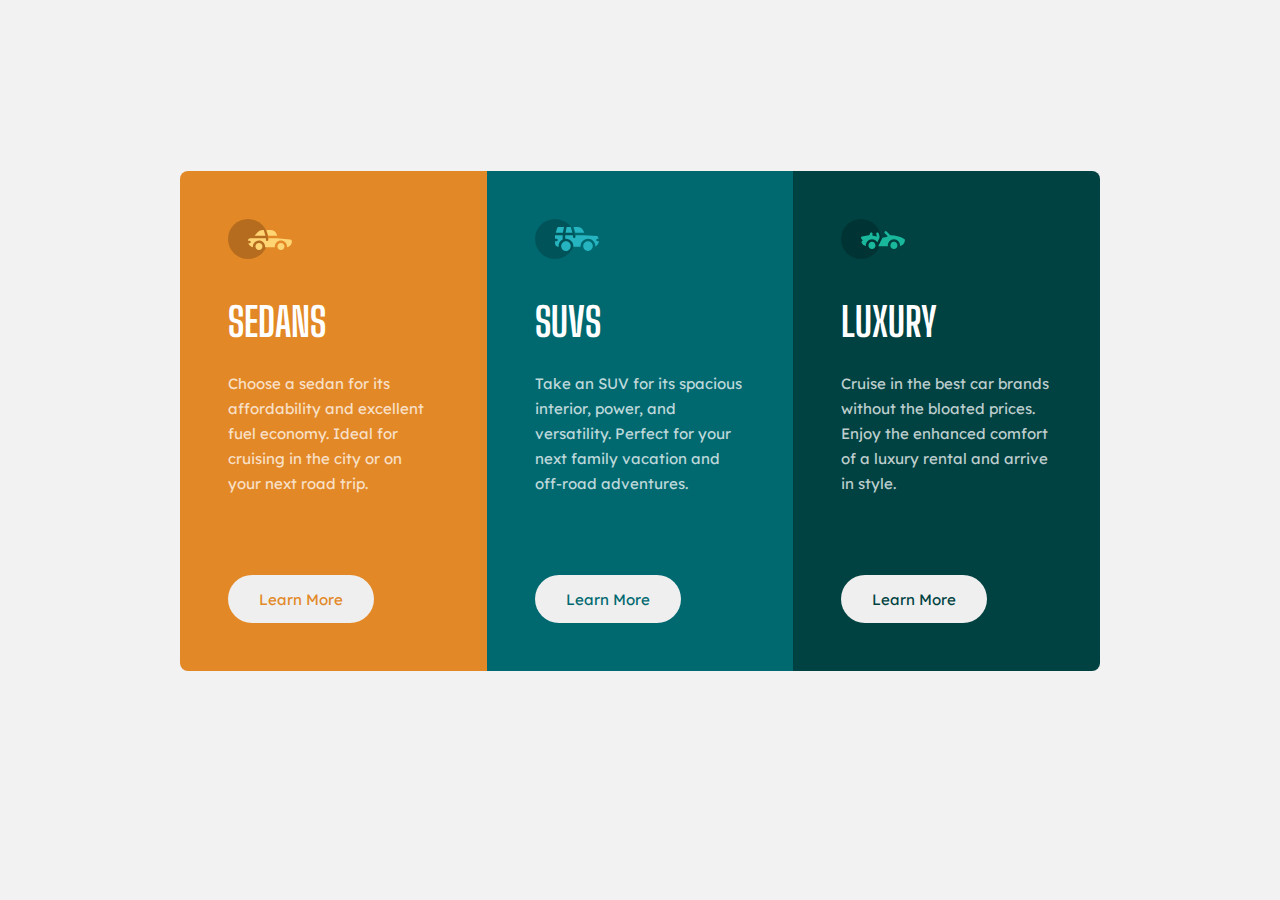
<file: 3-column-preview-card/index.html>
<!DOCTYPE html>
<html lang="en">
  <head>
    <meta charset="UTF-8" />
    <meta name="viewport" content="width=device-width, initial-scale=1.0" />

    <link
      rel="icon"
      type="image/png"
      sizes="32x32"
      href="./images/favicon-32x32.png"
    />
    <link rel="preconnect" href="https://fonts.gstatic.com" />
    <link
      href="https://fonts.googleapis.com/css2?family=Big+Shoulders+Display:wght@700&family=Lexend+Deca&display=swap"
      rel="stylesheet"
    />
    <link rel="stylesheet" href="style.css" />

    <title>Frontend Mentor | 3-column preview card component</title>
  </head>
  <body>
    <header>
      <h1 class="sr-only">3 column preview card component</h1>
    </header>
    <main class="container" role="main">
      <div class="card">
        <div>
          <img class="card__icon" src="./images/icon-sedans.svg" alt="" />
          <h2 class="card__title">Sedans</h2>
          <p class="card__paragraph">
            Choose a sedan for its affordability and excellent fuel economy.
            Ideal for cruising in the city or on your next road trip.
          </p>
        </div>
        <button class="card__button">Learn More</button>
      </div>
      <div class="card">
        <div>
          <img class="card__icon" src="./images/icon-suvs.svg" alt="" />
          <h2 class="card__title">SUVs</h2>
          <p class="card__paragraph">
            Take an SUV for its spacious interior, power, and versatility.
            Perfect for your next family vacation and off-road adventures.
          </p>
        </div>
        <button class="card__button">Learn More</button>
      </div>
      <div class="card">
        <div>
          <img class="card__icon" src="./images/icon-luxury.svg" alt="" />
          <h2 class="card__title">Luxury</h2>
          <p class="card__paragraph">
            Cruise in the best car brands without the bloated prices. Enjoy the
            enhanced comfort of a luxury rental and arrive in style.
          </p>
        </div>
        <button class="card__button">Learn More</button>
      </div>
    </main>
  </body>
</html>
</file>
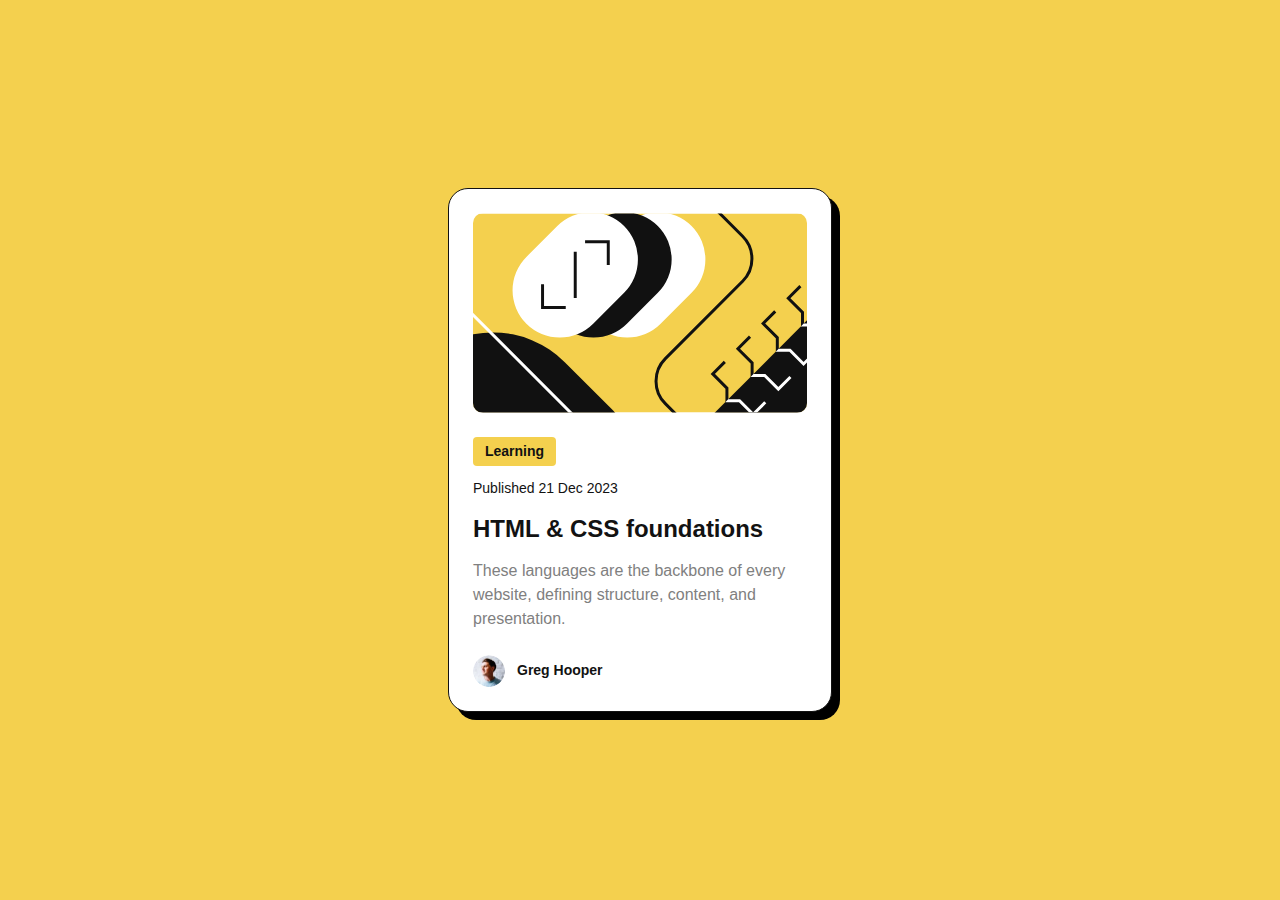
<file: blog-preview-card/index.html>
<!DOCTYPE html>
<html lang="en">
  <head>
    <meta charset="UTF-8" />
    <meta name="viewport" content="width=device-width, initial-scale=1.0" />
    <!-- displays site properly based on user's device -->
    <link
      rel="icon"
      type="image/png"
      sizes="32x32"
      href="./assets/images/favicon-32x32.png"
    />
    <link href="https://fonts.google.com/specimen/Figtree" rel="stylesheet" />
    <link href="styles.css" rel="stylesheet" />
    <title>Frontend Mentor | Blog preview card</title>
  </head>
  <body>
    <main class="layout">
      <div class="card">
        <image
          class="card__header"
          src="./assets//images/illustration-article.svg"
          alt=""
        />
        <div class="card__body">
          <span class="card__body__category">Learning</span>
          <date class="card__body__date">Published 21 Dec 2023</date>
          <a class="card__body__title" href="#">HTML & CSS foundations</a>
          <p class="card__body__description">
            These languages are the backbone of every website, defining
            structure, content, and presentation.
          </p>
        </div>
        <div class="card__footer">
          <image
            class="card__footer__avatar"
            src="./assets/images/image-avatar.webp"
            alt=""
          />
          <p class="card__footer__author">Greg Hooper</p>
        </div>
      </div>
    </main>
  </body>
</html>
</file>
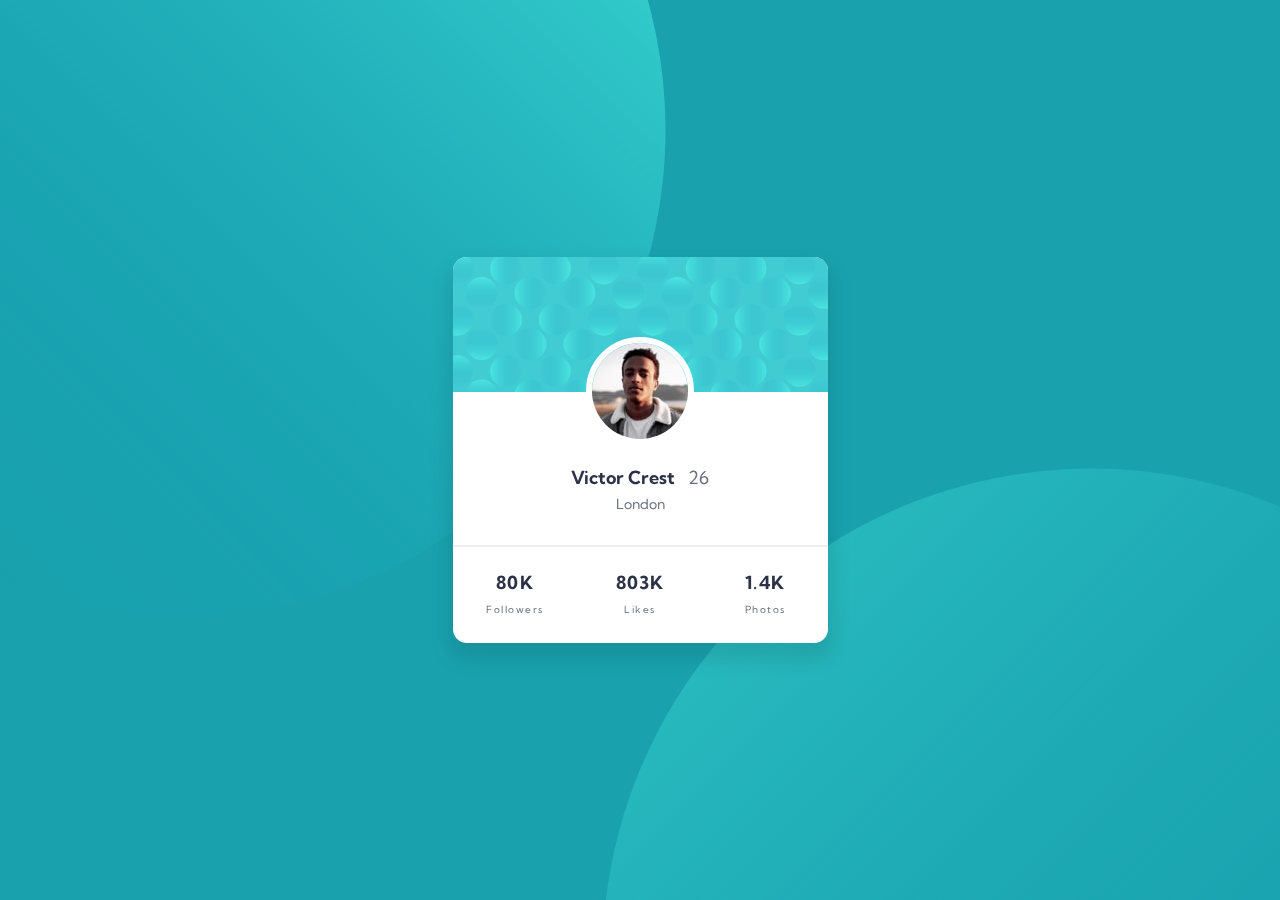
<file: profile-card/index.html>
<!DOCTYPE html>
<html lang="en">
  <head>
    <meta charset="UTF-8" />
    <meta name="viewport" content="width=device-width, initial-scale=1.0" />
    <link
      rel="icon"
      type="image/png"
      sizes="32x32"
      href="./images/favicon-32x32.png"
    />
    <link rel="preconnect" href="https://fonts.googleapis.com" />
    <link rel="preconnect" href="https://fonts.gstatic.com" crossorigin />
    <link
      href="https://fonts.googleapis.com/css2?family=Kumbh+Sans:wght@400;700&display=swap"
      rel="stylesheet"
    />
    <link rel="stylesheet" href="style.css" />

    <title>Frontend Mentor | Profile card component</title>
  </head>
  <body>
    <div class="container">
      <div class="card">
        <img class="card__image" src="./images/image-victor.jpg" alt="" />
        <div class="card__user">
          <p class="user__name">
            <span class="accent">Victor Crest</span>
            26
          </p>
          <p class="user__location">London</p>
        </div>
        <div class="card__stats">
          <p class="stat-heading">
            <span class="accent">80K</span>
            Followers
          </p>
          <p class="stat-heading">
            <span class="accent">803K</span>
            Likes
          </p>
          <p class="stat-heading">
            <span class="accent">1.4K</span>
            Photos
          </p>
        </div>
      </div>
    </div>
  </body>
</html>
</file>
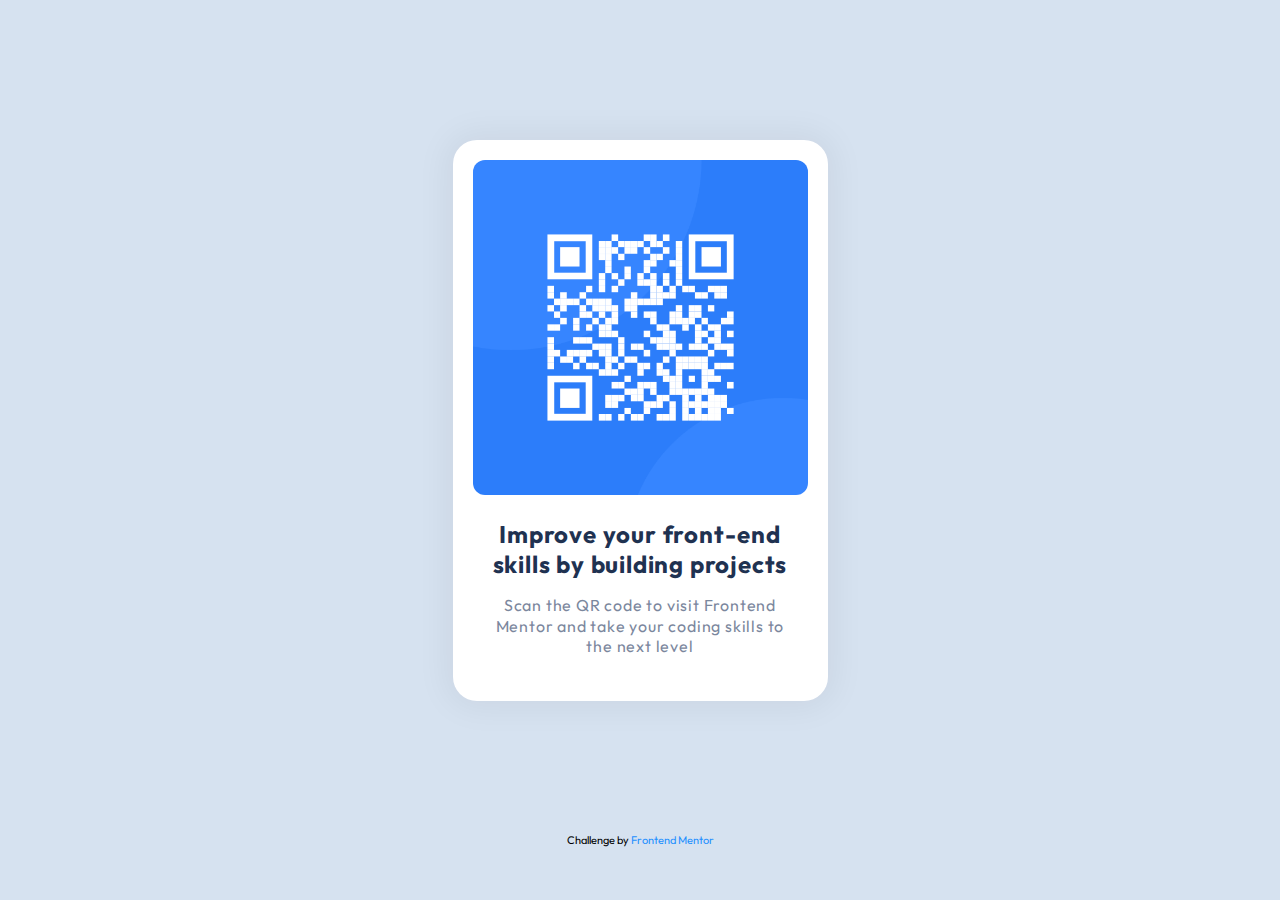
<file: qr-code-component/index.html>
<!DOCTYPE html>
<html lang="en">
  <head>
    <meta charset="UTF-8" />
    <meta name="viewport" content="width=device-width, initial-scale=1.0" />

    <link
      rel="icon"
      type="image/png"
      sizes="32x32"
      href="./images/favicon-32x32.png"
    />
    <link rel="stylesheet" href="style.css" />
    <link rel="preconnect" href="https://fonts.googleapis.com" />
    <link rel="preconnect" href="https://fonts.gstatic.com" crossorigin />
    <link
      href="https://fonts.googleapis.com/css2?family=Outfit:wght@400;700&display=swap"
      rel="stylesheet"
    />

    <title>Frontend Mentor | QR code component</title>
  </head>

  <body>
    <div class="card">
      <img src="./images/image-qr-code.png" class="card__qr-code" alt="" />
      <div class="card__info">
        <h1 class="card__info__title">
          Improve your front-end skills by building projects
        </h1>
        <p class="card__info__description">
          Scan the QR code to visit Frontend Mentor and take your coding skills
          to the next level
        </p>
      </div>
    </div>

    <div class="attribution">
      Challenge by
      <a
        href="https://www.frontendmentor.io/challenges/qr-code-component-iux_sIO_H"
        target="_blank"
        >Frontend Mentor</a
      >
    </div>
  </body>
</html>
</file>
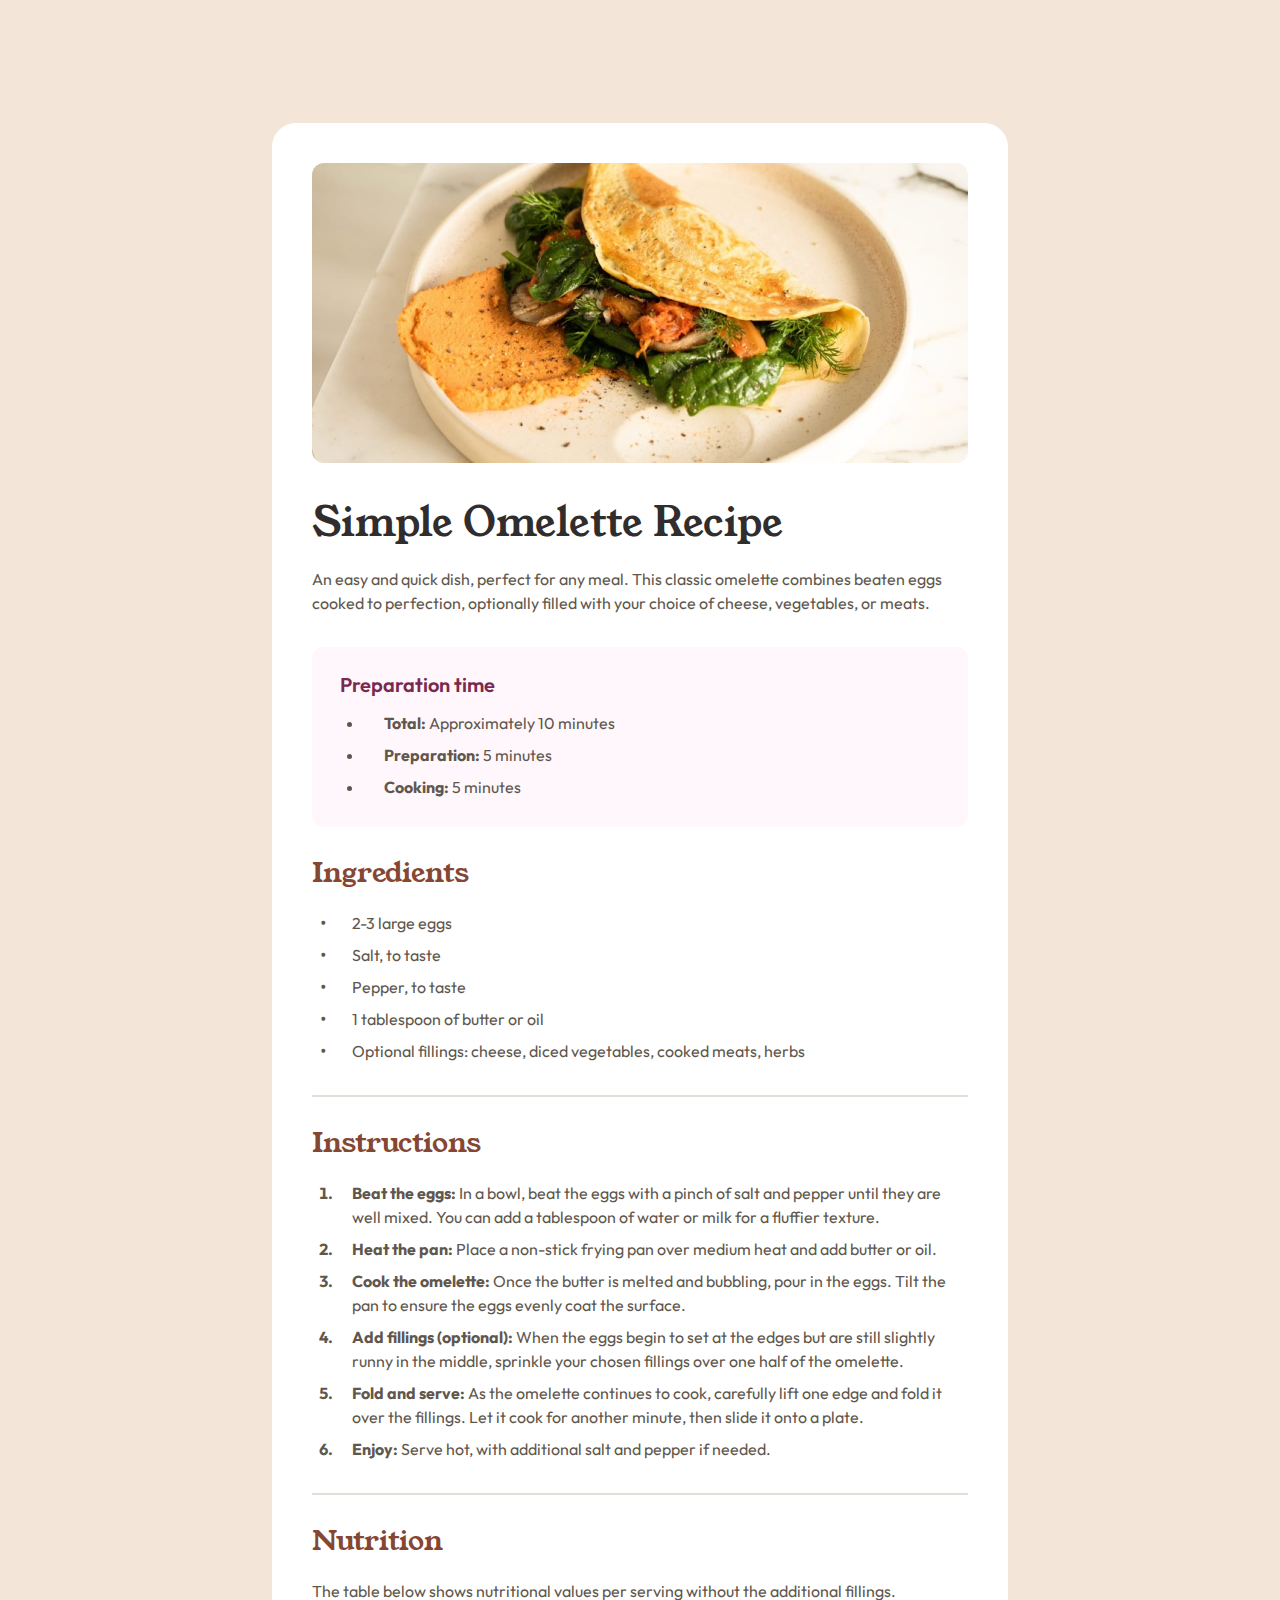
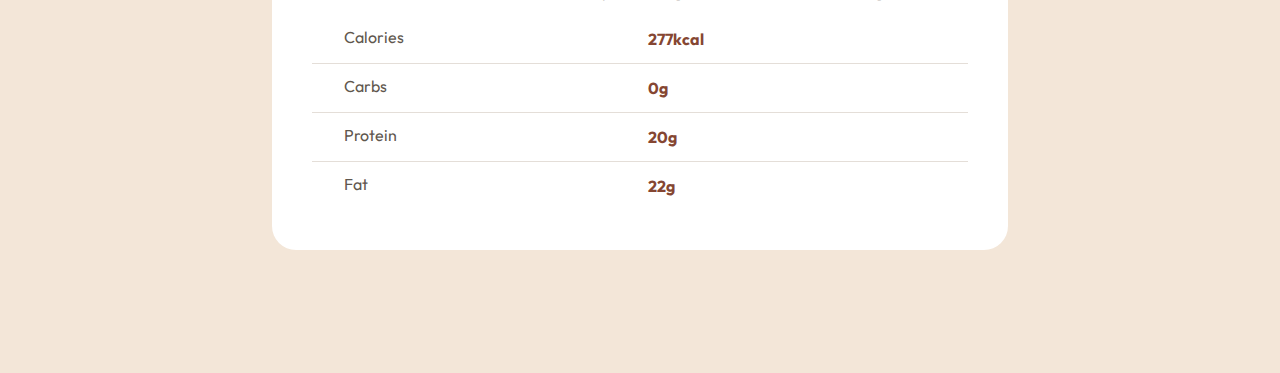
<file: recipe-page/index.html>
<!DOCTYPE html>
<html lang="en">
  <head>
    <meta charset="UTF-8" />
    <meta name="viewport" content="width=device-width, initial-scale=1.0" />
    <!-- displays site properly based on user's device -->

    <link
      rel="icon"
      type="image/png"
      sizes="32x32"
      href="./assets/images/favicon-32x32.png"
    />

    <title>Frontend Mentor | Recipe page</title>

    <link
      href="https://fonts.googleapis.com/css2?family=Young+Serif&display=swap"
      rel="stylesheet"
    />
    <link
      href="https://fonts.googleapis.com/css2?family=Outfit:wght@400;600;700&display=swap"
      rel="stylesheet"
    />
    <link rel="stylesheet" href="./styles.css" />
  </head>
  <body>
    <main>
      <div class="recipe-preview">
        <img
          class="recipe-preview__image"
          src="./assets/images/image-omelette.jpeg"
          alt=""
        />
      </div>
      <div class="recipe">
        <div class="recipe__header">
          <h1 class="recipe__header__title">Simple Omelette Recipe</h1>
          <p class="recipe__header__description">
            An easy and quick dish, perfect for any meal. This classic omelette
            combines beaten eggs cooked to perfection, optionally filled with
            your choice of cheese, vegetables, or meats.
          </p>
        </div>
        <div class="recipe__preparation">
          <p class="recipe__preparation__title">Preparation time</p>
          <ul class="recipe__preparation__list">
            <li class="recipe__preparation__list-item">
              <b>Total:</b> Approximately 10 minutes
            </li>
            <li class="recipe__preparation__list-item">
              <b>Preparation:</b> 5 minutes
            </li>
            <li class="recipe__preparation__list-item">
              <b>Cooking:</b> 5 minutes
            </li>
          </ul>
        </div>
        <section class="recipe__section">
          <h2 class="recipe__section__name">Ingredients</h2>
          <ul class="recipe__section__ingredients">
            <li class="recipe__section__ingredients__item">2-3 large eggs</li>
            <li class="recipe__section__ingredients__item">Salt, to taste</li>
            <li class="recipe__section__ingredients__item">Pepper, to taste</li>
            <li class="recipe__section__ingredients__item">
              1 tablespoon of butter or oil
            </li>
            <li class="recipe__section__ingredients__item">
              Optional fillings: cheese, diced vegetables, cooked meats, herbs
            </li>
          </ul>
        </section>
        <hr />
        <section class="recipe__section">
          <h2 class="recipe__section__name">Instructions</h2>
          <ol class="recipe__section__instructions">
            <li class="recipe__section__instructions__step">
              <b>Beat the eggs:</b> In a bowl, beat the eggs with a pinch of
              salt and pepper until they are well mixed. You can add a
              tablespoon of water or milk for a fluffier texture.
            </li>
            <li class="recipe__section__instructions__step">
              <b>Heat the pan:</b> Place a non-stick frying pan over medium heat
              and add butter or oil.
            </li>
            <li class="recipe__section__instructions__step">
              <b>Cook the omelette:</b> Once the butter is melted and bubbling,
              pour in the eggs. Tilt the pan to ensure the eggs evenly coat the
              surface.
            </li>
            <li class="recipe__section__instructions__step">
              <b>Add fillings (optional):</b> When the eggs begin to set at the
              edges but are still slightly runny in the middle, sprinkle your
              chosen fillings over one half of the omelette.
            </li>
            <li class="recipe__section__instructions__step">
              <b>Fold and serve:</b> As the omelette continues to cook,
              carefully lift one edge and fold it over the fillings. Let it cook
              for another minute, then slide it onto a plate.
            </li>
            <li class="recipe__section__instructions__step">
              <b>Enjoy:</b> Serve hot, with additional salt and pepper if
              needed.
            </li>
          </ol>
        </section>
        <hr />
        <section class="recipe__section__nutrition">
          <h2 class="recipe__section__name">Nutrition</h2>
          <p class="recipe__section__nutrition__text">
            The table below shows nutritional values per serving without the
            additional fillings.
          </p>
          <dl class="recipe__section__nutrition__overview">
            <div class="recipe__section__nutrition__overview__item">
              <dt>Calories</dt>
              <dd>277kcal</dd>
            </div>
            <div class="recipe__section__nutrition__overview__item">
              <dt>Carbs</dt>
              <dd>0g</dd>
            </div>
            <div class="recipe__section__nutrition__overview__item">
              <dt>Protein</dt>
              <dd>20g</dd>
            </div>
            <div class="recipe__section__nutrition__overview__item">
              <dt>Fat</dt>
              <dd>22g</dd>
            </div>
          </dl>
        </section>
      </div>
    </main>
  </body>
</html>
</file>
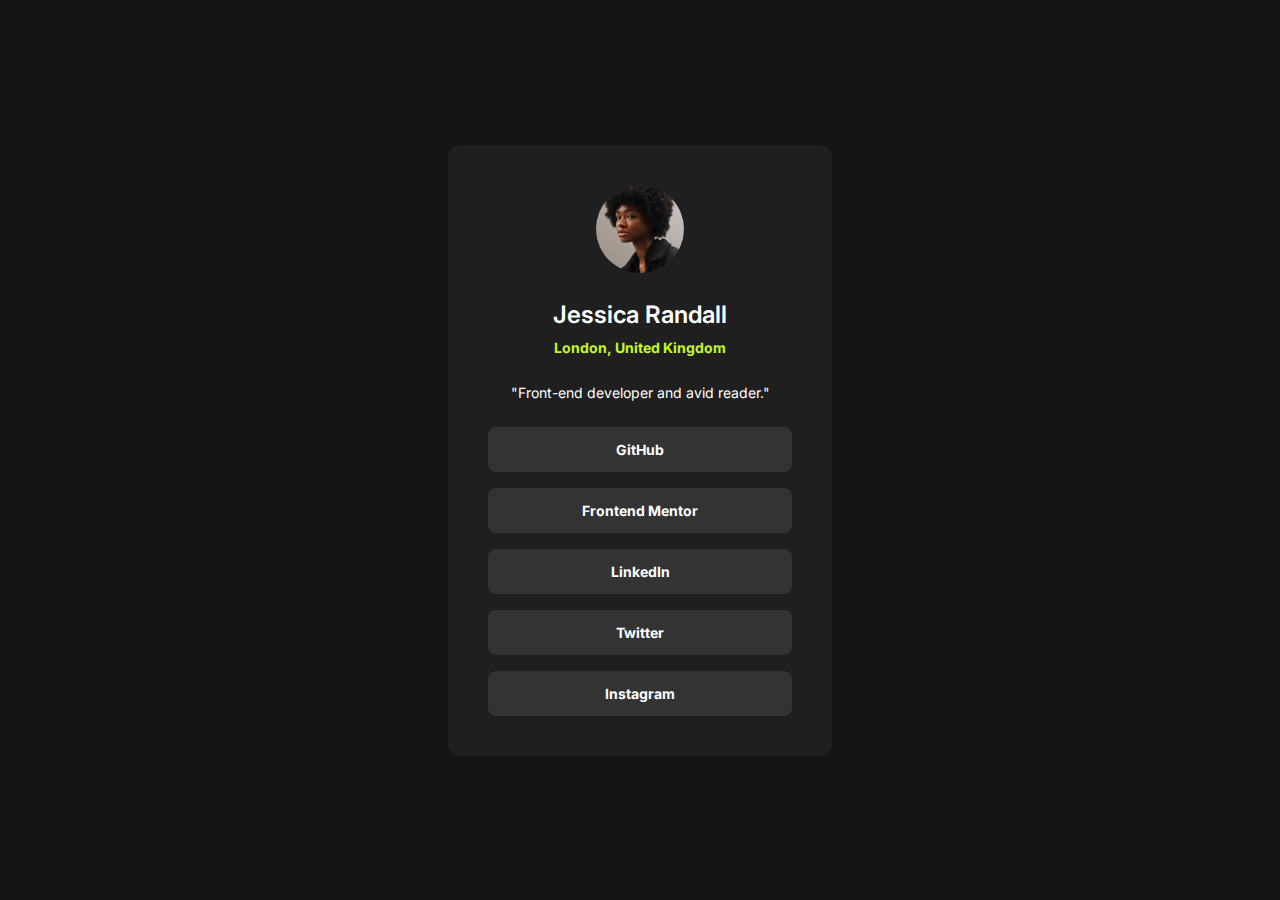
<file: social-links-profile/index.html>
<!DOCTYPE html>
<html lang="en">
  <head>
    <meta charset="UTF-8" />
    <meta name="viewport" content="width=device-width, initial-scale=1.0" />
    <!-- displays site properly based on user's device -->

    <link
      rel="icon"
      type="image/png"
      sizes="32x32"
      href="./assets/images/favicon-32x32.png"
    />
    <link
      href="https://fonts.googleapis.com/css2?family=Inter:wght@400;600;700&display=swap"
      rel="stylesheet"
    />
    <link rel="stylesheet" href="styles.css" />
    <title>Frontend Mentor | Social links profile</title>
  </head>
  <body>
    <main class="layout">
      <div class="card">
        <img
          class="card__header"
          src="./assets/images/avatar-jessica.jpeg"
          alt="Jessica Randall"
        />
        <div class="card__body">
          <h1 class="card__body__author">Jessica Randall</h1>
          <p class="card__body__address">London, United Kingdom</p>
        </div>
        <p class="card__body">"Front-end developer and avid reader."</p>
        <div class="card__footer">
          <a class="card__footer__link" href="#">GitHub</a>
          <a class="card__footer__link" href="#">Frontend Mentor</a>
          <a class="card__footer__link" href="#">LinkedIn</a>
          <a class="card__footer__link" href="#">Twitter</a>
          <a class="card__footer__link" href="#">Instagram</a>
        </div>
      </div>
    </main>
  </body>
</html>
</file>
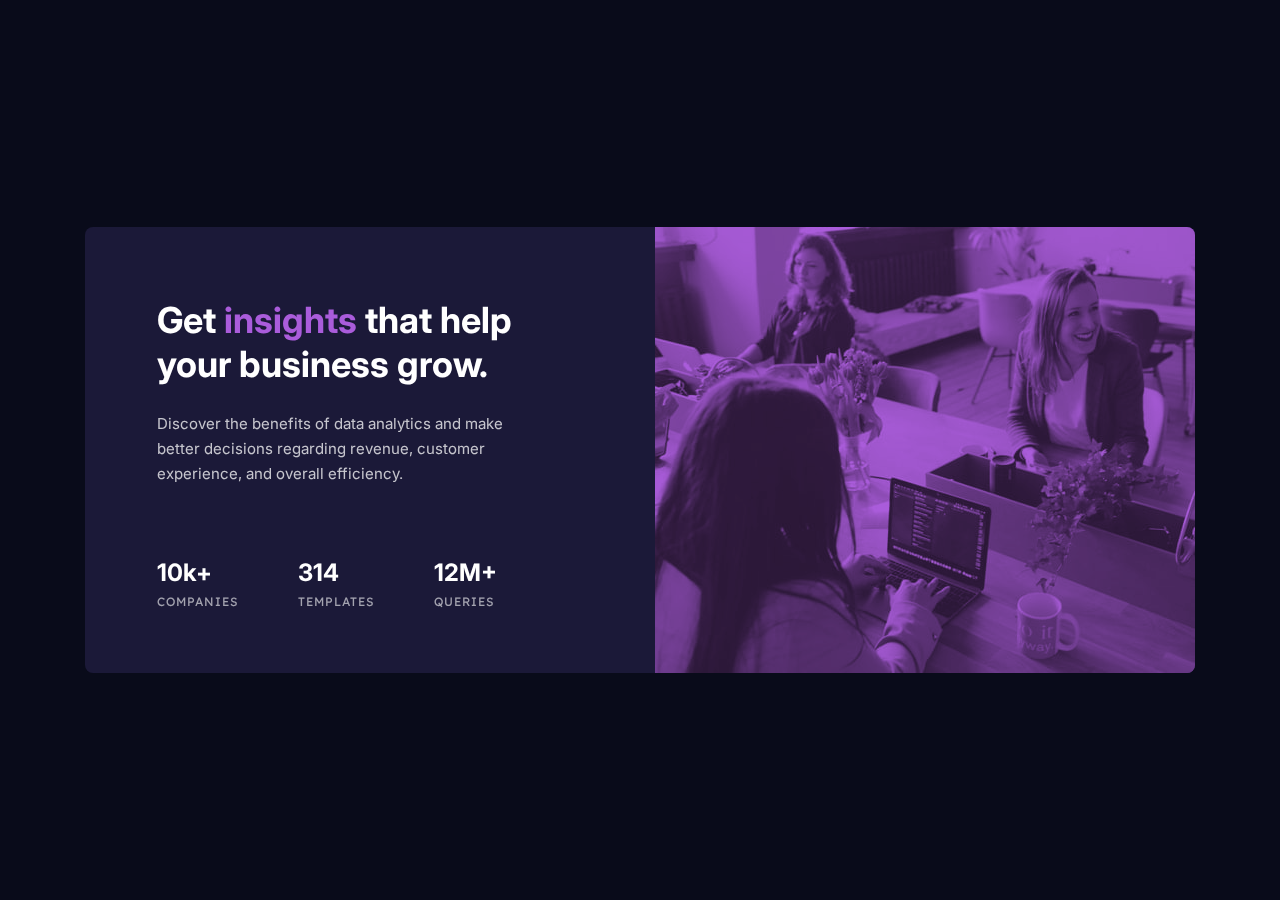
<file: stats-preview/index.html>
<!DOCTYPE html>
<html lang="en">
  <head>
    <meta charset="UTF-8" />
    <meta name="viewport" content="width=device-width, initial-scale=1.0" />

    <link
      rel="icon"
      type="image/png"
      sizes="32x32"
      href="./images/favicon-32x32.png"
    />
    <link rel="preconnect" href="https://fonts.gstatic.com" />
    <link
      href="https://fonts.googleapis.com/css2?family=Inter:wght@400;700&family=Lexend+Deca&display=swap"
      rel="stylesheet"
    />
    <link rel="stylesheet" href="style.css" />

    <title>Frontend Mentor | Stats preview card component</title>
  </head>
  <body>
    <div class="card" role="main">
      <div class="card__image-wrapper">
        <div class="card__image"></div>
      </div>
      <div class="card__info">
        <h1 class="info__heading">
          Get <span>insights</span> that help your business grow.
        </h1>
        <p class="info__paragraph">
          Discover the benefits of data analytics and make better decisions
          regarding revenue, customer experience, and overall efficiency.
        </p>

        <ul class="info__stats">
          <li>
            10k+
            <span class="stat__value">companies</span>
          </li>
          <li>
            314
            <span class="stat__value">templates</span>
          </li>
          <li>
            12M+
            <span class="stat__value">queries</span>
          </li>
        </ul>
      </div>
    </div>
  </body>
</html>
</file>
<file: 3-column-preview-card/style.css>
:root {
  --orange: hsl(31, 77%, 52%);
  --cyan: hsl(184, 100%, 22%);
  --cyan--dark: hsl(179, 100%, 13%);
  --text-white: hsla(0, 0%, 100%, 0.75);
  --text-gray: hsl(0, 0%, 95%);
  --text-size: 15px;
  --font-family-heading: "Big Shoulders Display", cursive;
  --font-family-text: "Lexend Deca", sans-serif;
}

html,
body {
  margin: 0;
  padding: 0;
  box-sizing: border-box;
  font-size: 15px;
  font-family: var(--font-family-text);
  color: var(--text-white);
  background-color: #f2f2f2;
}

.sr-only {
  position: absolute;
  top: -500px;
  width: 1px;
  height: 1px;
  overflow: hidden;
}

.container {
  margin: 88px 24px;
  border-radius: 8px;
  overflow: hidden;
}

.card {
  display: flex;
  justify-content: space-between;
  flex-direction: column;
  padding: 48px;
}
.card:first-child {
  background-color: var(--orange);
}
.card:first-child .card__button {
  color: var(--orange);
}
.card:nth-child(2) {
  background-color: var(--cyan);
}
.card:nth-child(2) .card__button {
  color: var(--cyan);
}
.card:last-child {
  background-color: var(--cyan--dark);
}
.card:last-child .card__button {
  color: var(--cyan--dark);
}

.card__icon {
  height: 40px;
  width: 64px;
}

.card__title {
  margin-top: 35px;
  margin-bottom: 25px;
  font-size: 40px;
  font-family: var(--font-family-heading);
  text-transform: uppercase;
  line-height: normal;
  color: white;
}

.card__paragraph {
  font-size: 15px;
  line-height: 25px; /* 166.667% */
  color: var(--text-white);
  margin: 0;
}

.card__button {
  border: 2px solid transparent;
  border-radius: 25px;
  font-size: 15px;
  font-family: var(--font-family-text);
  line-height: 25px; /* 166.667% */
  margin-top: 25px;
  width: 146px;
  height: 48px;
  box-sizing: border-box;
}
.card__button:hover {
  cursor: pointer;
  background-color: transparent;
  border: 2px solid var(--text-white);
  color: var(--text-white);
}

.card:first-child .card__button:hover,
.card:nth-child(2) .card__button:hover,
.card:last-child .card__button:hover {
  color: var(--text-white);
}

@media (min-width: 768px) {
  .container {
    display: grid;
    grid-template-columns: repeat(3, 1fr);
    width: 920px;
    height: 500px;
    margin: 171px auto 0;
  }
}/*# sourceMappingURL=style.css.map */
</file>
<file: blog-preview-card/styles.css>
:root {
  --mobile: 375px;
  --desktop: 1440px;
  --yellow: hsl(47, 88%, 63%);
  --white: hsl(0, 0%, 100%);
  --grey: hsl(0, 0%, 50%);
  --black: hsl(0, 0%, 7%);
  --font-size: 16px;
}

*,
*::before,
*::after {
  box-sizing: border-box;
}

* {
  margin: 0;
}

html,
body {
  font-family: "Figtree", sans-serif;
  font-size: var(--font-size);
  color: var(--black);
  background-color: var(--yellow);
  margin: 0;
  height: 100%;
}

img {
  display: block;
}

.sr-only {
  position: absolute;
  top: -500px;
  width: 1px;
  height: 1px;
  overflow: hidden;
}

.layout {
  display: flex;
  align-items: center;
  justify-content: center;
  height: 100%;
}

.card {
  display: grid;
  gap: 24px;
  width: 384px;
  margin: auto;
  padding: 24px;
  border: 1px solid var(--black, #111);
  border-radius: 20px;
  background-color: var(--white, #fff);
  box-shadow: 8px 8px 0px 0px #000;
  overflow: hidden;
}
.card__header {
  width: 100%;
  border-radius: 10px;
}
.card__body {
  display: grid;
  gap: 12px;
}
.card__body__category, .card__body__date, .card__body__title, .card__body__description {
  line-height: 150%; /* 21px */
}
.card__body__category {
  display: block;
  border-radius: 4px;
  background: var(--Yellow, #f4d04e);
  padding: 4px 12px;
  width: -moz-fit-content;
  width: fit-content;
  font-size: 14px;
  font-style: normal;
  font-weight: 800;
}
.card__body__date {
  font-size: 14px;
  font-weight: 500;
}
.card__body__title {
  color: var(--black, #111);
  font-size: 24px;
  font-weight: 800;
  text-decoration: none;
  width: -moz-fit-content;
  width: fit-content;
}
.card__body__title:hover {
  color: var(--yellow, #f4d04e);
}
.card__body__description {
  color: var(--grey, #777);
  font-size: 16px;
  font-weight: 500;
}
.card__footer {
  display: flex;
  align-items: center;
  gap: 12px;
}
.card__footer__avatar {
  width: 32px;
  height: 32px;
  border-radius: 9999px;
}
.card__footer__author {
  font-size: 14px;
  font-weight: 800;
  line-height: 150%; /* 21px */
}

@media (max-width: 768px) {
  .card {
    width: 327px;
  }
  .card__body__category, .card__body__date {
    font-size: 12px;
  }
  .card__body__title {
    font-size: 20px;
  }
  .card__body__description {
    font-size: 14px;
  }
  .card__footer__author {
    font-size: 14px;
  }
}/*# sourceMappingURL=styles.css.map */
</file>
<file: profile-card/style.css>
:root {
  --cyan: hsl(185, 75%, 39%);
  --blue--dark: hsl(229, 23%, 23%);
  --grayish--blue: hsl(227, 10%, 46%);
  --gray--dark: hsl(0, 0%, 59%);
  --font-size--large: 18px;
  --font-size--default: 15px;
}

html,
body {
  height: 100%;
  width: 100%;
  margin: 0;
  padding: 0;
  font-family: "Kumbh Sans", sans-serif;
  font-size: var(--font-size--default);
  text-align: center;
}

body {
  background-color: var(--cyan);
  color: var(--gray--dark);
  overflow: hidden;
}
body::before {
  content: "";
  background-image: url("./images/bg-pattern-top.svg");
  background-repeat: no-repeat;
  background-size: contain;
  background-position: right;
  position: fixed;
  height: 978px;
  width: 976px;
  top: -40%;
  right: 48%;
}
body::after {
  content: "";
  background-image: url("./images/bg-pattern-bottom.svg");
  background-repeat: no-repeat;
  background-size: contain;
  position: fixed;
  height: 978px;
  width: 976px;
  top: 52%;
  left: 47%;
}

.accent {
  font-weight: 700;
  color: var(--blue--dark);
}

.container {
  display: flex;
  align-items: center;
  justify-content: center;
  height: 100%;
  width: 100%;
  position: relative;
  z-index: 5;
}

.card {
  display: flex;
  align-items: center;
  flex-direction: column;
  margin: 0 24px;
  width: 100%;
  max-width: 25rem;
  border-radius: 14px;
  background-color: #fff;
  box-shadow: 0 12px 20px 5px rgba(0, 0, 0, 0.1);
}
.card::before {
  content: "";
  background-image: url("./images/bg-pattern-card.svg");
  background-repeat: no-repeat;
  background-size: cover;
  border-top-left-radius: 14px;
  border-top-right-radius: 14px;
  height: 9rem;
  width: 100%;
}

.card__image {
  position: relative;
  top: calc(-3.5rem - 3px);
  z-index: 15;
  height: 96px;
  width: 96px;
  margin-bottom: -2.5rem;
  border: 6px solid #fff;
  border-radius: 50%;
}

.card__user {
  width: 100%;
  padding-bottom: 28px;
  border-bottom: 2px solid #eee;
}
.card__user p {
  margin: 0;
  line-height: 1.7;
  color: var(--grayish--blue);
}
.card__user p.user__name {
  font-size: var(--font-size--large);
}
.card__user p.user__name span {
  margin-right: 8.5px;
}
.card__user p.user__location {
  font-size: 14px;
}

.card__stats {
  display: grid;
  grid-template-columns: repeat(3, minmax(0, 1fr));
  width: 100%;
}
.card__stats .accent {
  display: block;
  font-size: var(--font-size--large);
  margin-bottom: 9px;
}
.card__stats .stat-heading {
  font-size: 10px;
  letter-spacing: 1.5px;
  color: var(--grayish--blue);
  margin-top: 24px;
  margin-bottom: 27px;
}/*# sourceMappingURL=style.css.map */
</file>
<file: qr-code-component/style.css>
:root {
  --white: hsl(0, 0%, 100%);
  --light-gray: hsl(212, 45%, 89%);
  --grayish-blue: hsl(220, 15%, 55%);
  --dark-blue: hsl(218, 44%, 22%);
}

html,
body {
  font-family: "Outfit", sans-serif;
  background-color: var(--light-gray);
  height: 95vh;
  display: flex;
  align-items: center;
  justify-content: center;
  flex-direction: column;
}

.card {
  display: flex;
  align-items: center;
  flex-direction: column;
  margin: auto;
  padding: 20px;
  border-radius: 24px;
  background-color: var(--white);
  width: 300px;
  text-align: center;
  box-shadow: 0 0 32px 8px rgba(0, 0, 0, 0.05);
  box-sizing: border-box;
  transition: all .2s ease-in-out; // Just for smoother resizing
}

.card__qr-code {
  width: 100%;
  border-radius: 12px;
  aspect-ratio: 1;
}

.card__info {
  padding: 24px 20px;
}

.card__info__title {
  font-size: 24px;
  font-weight; 700;
  margin: 0;
  color: var(--dark-blue);
  letter-spacing: .05rem;
}

.card__info__description {
  color: var(--grayish-blue);
  font-weight: 400;
  /* font-size: 15px; */
  margin-bottom: 0;
  line-height: 1.3;
  letter-spacing: .05rem;
}

/* Footer attribution */
.attribution {
  font-size: 11px;
  text-align: center;
}

.attribution a {
  color: dodgerblue;
  text-decoration: none;
}

.attribution a:visited {
  color: dodgerblue;
}

@media (min-width: 375px) {
  .card {
    width: 325px;
  }
}

@media (min-width: 425px) {
  .card {
    width: 375px;
  }
}

@media (min-width: 1920px) {
  body {
    padding: 16px;
  }

  .card {
    width: 1440px;
  }
}
</file>
<file: recipe-page/styles.css>
@charset "UTF-8";
:root {
  --Mobile: 375px;
  --Desktop: 1440px;
  --Nutmeg: hsl(14, 45%, 36%);
  --Dark-Raspberry: hsl(332, 51%, 32%);
  --White: hsl(0, 0%, 100%);
  --Rose-White: hsl(330, 100%, 98%);
  --Eggshell: hsl(30, 54%, 90%);
  --Light-Grey: hsl(30, 18%, 87%);
  --Wenge-Brown: hsl(30, 10%, 34%);
  --Dark-Charcoal: hsl(24, 5%, 18%);
  --font-size: 16px;
  --font-family: "Outfit";
}

*,
*::before,
*::after {
  box-sizing: border-box;
}

* {
  margin: 0;
}

html,
body {
  font-family: "Outfit", sans-serif;
  font-size: var(--font-size);
  color: var(--Wenge-Brown);
  background-color: var(--Eggshell);
}

main {
  background-color: var(--White);
}

.recipe-preview__image {
  height: 171px;
  width: 100%;
  -o-object-fit: cover;
     object-fit: cover;
  -o-object-position: center;
     object-position: center;
}

.recipe {
  display: grid;
  gap: 32px;
  padding: 40px 32px;
}
.recipe__header__title {
  color: var(--Dark-Charcoal, #312e2c);
  font-family: "Young Serif";
  font-weight: 400;
  font-size: 36px;
  line-height: 100%; /* 36px */
}
.recipe__header__description {
  margin-top: 24px;
  color: var(--Wenge-Brown, #312e2c);
  line-height: 150%; /* 24px */
}
.recipe__preparation {
  padding: 24px;
  border-radius: 12px;
  background-color: var(--Snow, #fff7fb);
}
.recipe__preparation__title {
  color: var(--Dark-Raspberry, #7a284e);
  font-size: 20px;
  font-weight: 600;
  line-height: 100%; /* 20px */
}
.recipe__preparation__list {
  display: grid;
  gap: 8px;
  margin-top: 16px;
  padding-left: 20px;
}
.recipe__preparation__list-item {
  padding-left: 20px;
  line-height: 150%;
}
.recipe__section__name {
  margin-bottom: 24px;
  color: var(--Brandy-Red, #854632);
  font-family: "Young Serif";
  font-weight: 400;
  font-size: 28px;
  line-height: 100%; /* 28px */
}
.recipe__section__ingredients {
  padding: 0;
  list-style-type: none;
}
.recipe__section__ingredients__item {
  display: grid;
  align-items: center;
  grid-template-columns: 24px 1fr;
  gap: 16px;
  color: var(--Wenge-Brown, #5f564d);
  line-height: 150%; /* 24px */
}
.recipe__section__ingredients__item::before {
  content: "•";
  width: 16px;
  margin-left: 8px;
  margin-right: 16px;
  color: var(--Wenge-Brown, #5f564d);
}
.recipe__section__ingredients__item:not(:first-child) {
  margin-top: 8px;
}
.recipe__section__instructions {
  display: grid;
  gap: 8px;
  padding-left: 24px;
}
.recipe__section__instructions__step {
  padding-left: 16px;
  color: var(--Wenge-Brown, #5f564d);
  line-height: 150%;
}
.recipe__section__instructions__step::marker {
  color: var(--Wenge-Brown, #5f564d);
  font-weight: 700;
}
.recipe__section__nutrition__text {
  margin-bottom: 24px;
  text-wrap: balance;
  line-height: 150%; /* 24px */
}
.recipe__section__nutrition__overview__item {
  display: grid;
  grid-template-columns: repeat(2, 1fr);
  gap: 16px;
  padding: 12px 32px;
}
.recipe__section__nutrition__overview__item:first-of-type {
  padding-top: 0;
}
.recipe__section__nutrition__overview__item:not(:last-of-type) {
  border-bottom: 1px solid var(--Light-Grey, #e3ddd7);
}
.recipe__section__nutrition__overview dd {
  color: var(--Brandy-Red, #854632);
  font-weight: 700;
  line-height: 150%; /* 24px */
}
.recipe hr {
  border: 1px solid #e3ddd7;
}

@media (min-width: 1024px) {
  main {
    width: 736px;
    margin: 123px auto;
    border-radius: 24px;
    overflow: hidden;
  }
  .recipe-preview {
    margin: 40px 40px 0;
    height: 300px;
  }
  .recipe-preview__image {
    height: 100%;
    border-radius: 12px;
  }
  .recipe {
    padding: 40px;
  }
  .recipe__header__title {
    font-size: 40px;
  }
  .recipe__preparation {
    padding: 28px;
  }
  .recipe__preparation__list {
    padding-left: 24px;
  }
  .recipe__section__ingredients__item::before {
    font-size: 20px;
  }
}/*# sourceMappingURL=styles.css.map */
</file>
<file: social-links-profile/styles.css>
:root {
  --mobile: 375px;
  --desktop: 1440px;
  --green: hsl(75, 94%, 57%);
  --white: hsl(0, 0%, 100%);
  --grey: hsl(0, 0%, 20%);
  --dark-grey: hsl(0, 0%, 12%);
  --off-black: hsl(0, 0%, 8%);
  --font-size: 14px;
}

*,
*::before,
*::after {
  box-sizing: border-box;
}

* {
  margin: 0;
}

html,
body {
  font-family: "Inter", sans-serif;
  font-size: var(--font-size);
  color: var(--white);
  background-color: var(--off-black);
  margin: 0;
  height: 100%;
}

h1,
p,
a {
  line-height: 150%;
}

.layout {
  display: flex;
  align-items: center;
  justify-content: center;
  height: 100%;
}

.card {
  display: grid;
  gap: 24px;
  width: 327px;
  padding: 24px;
  border-radius: 12px;
  background-color: var(--dark-grey, #1f1f1f);
  text-align: center;
  transition: all 0.3s ease-in-out;
}
.card__header {
  margin: auto;
  width: 88px;
  height: 88px;
  border-radius: 999px;
}
.card__body {
  display: grid;
  gap: 4px;
}
.card__body__author {
  font-size: 24px;
  font-weight: 600;
}
.card__body__address {
  color: var(--green, #c4f82a);
  font-weight: 700;
}
.card__footer {
  display: grid;
  gap: 16px;
}
.card__footer__link {
  display: block;
  width: 100%;
  padding: 12px;
  border-radius: 8px;
  background-color: var(--grey, #333);
  color: var(--white, #fff);
  text-decoration: none;
  font-weight: 700;
}
.card__footer__link:hover {
  background-color: var(--green, #c4f82a);
  color: var(--grey, #333);
}

@media (min-width: 768px) {
  .card {
    width: 384px;
    padding: 40px;
  }
}/*# sourceMappingURL=styles.css.map */
</file>
<file: stats-preview/style.css>
:root {
  --text-size: 15px;

  --accent-main: hsl(277, 64%, 61%);

  --bg-main: hsl(233, 47%, 7%);
  --bg-card: hsl(244, 38%, 16%);

  --text-color-main: hsl(0, 0%, 100%);
  --text-color-paragraph: hsla(0, 0%, 100%, 0.75);
  --text-color-stat-headings: hsla(0, 0%, 100%, 0.6);

  --font-family-primary: "Inter", sans-serif;
  --font-weight-primary-bold: 700;
  --font-weight-primary-normal: 400;

  --font-family-stat: "Lexend Deca", sans-serif;
  --font-weight-stat: 700;

  --card-border-radius: 8px;
}

html,
body {
  text-align: center;
  box-sizing: border-box;
  margin: 0;
  padding: 0;
  background-color: var(--bg-main);
  color: var(--text-color-paragraph);
  font-size: var(--text-size);
  font-family: var(--font-family-primary);
}

p {
  margin: 0;
  padding: 0;
}

.card {
  display: flex;
  flex-direction: column;
  margin: 88px 24px;
  background-color: var(--bg-card);
  border-radius: var(--card-border-radius);
  overflow: hidden;
}

.card__image-wrapper {
  background-color: var(--accent-main);
  background-size: cover;
  background-repeat: no-repeat;
  background-position: center;
}

.card__image {
  background-image: url("./images/image-header-mobile.jpg");
  mix-blend-mode: multiply;
  opacity: 0.7511;
  width: 100%;
  height: 240px;
}

.card__info {
  padding: 40px 32px 32px;
}

.card__info .info__heading {
  margin-top: 0;
  padding: 0;
  color: var(--text-color-main);
  font-family: var(--font-family-primary);
  font-weight: var(--font-weight-primary-bold);
  font-size: 28px;
  line-height: 32px; /* 114.286% */
}

.card__info .info__heading > span {
  color: var(--accent-main);
}

.card__info .info__paragraph {
  margin-top: 16px;
  margin-bottom: 40px;
  max-width: 100%;
  font-family: var(--font-family-primary);
  font-weight: var(--font-weight-primary-normal);
  font-size: 15px;
  line-height: 25px; /* 166.667% */
  color: var(--text-color-paragraph);
}

.card__info .info__stats {
  display: flex;
  align-items: center;
  justify-content: center;
  flex-direction: column;
  padding: 0;
  margin: 0;
}

.card__info .info__stats li {
  display: flex;
  align-items: center;
  justify-content: center;
  gap: 2px;
  flex-direction: column;
  list-style: none;
  color: var(--text-color-main);
  font-size: 24px;
  font-family: var(---font-family-primary);
  font-weight: var(--font-weight-stat);
  text-transform: none;
}
.card__info .info__stats li:not(:first-of-type) {
  margin-top: 24px;
}

.card__info .info__stats li .stat__value {
  color: var(--text-color-stat-headings);
  font-size: 12px;
  font-weight: normal;
  font-family: var(--font-family-stat);
  letter-spacing: 1px;
  text-transform: uppercase;
  line-height: 25px; /* 208.333% */
}

@media (min-width: 1024px) {
  html,
  body {
    display: flex;
    align-items: center;
    justify-content: center;
    height: 100%;
    text-align: left;
  }

  .card {
    margin: auto;
    flex-direction: row-reverse;
    height: 446px;
    max-width: 1110px;
  }

  .card__image {
    height: 100%;
    width: 540px;
    background-image: url("./images/image-header-desktop.jpg");
  }

  .card__info {
    flex: 1;
    padding: 71px 72px 59px;
  }

  .card__info .info__heading {
    font-size: 36px;
    line-height: 44px; /* 122.222% */
  }

  .card__info .info__paragraph {
    margin: 25px 0 72px;
    max-width: 90%;
  }

  .card__info .info__stats {
    flex-direction: row;
    justify-content: flex-start;
  }

  .card__info .info__stats li {
    align-items: start;
    margin-right: 4rem;
  }

  .card__info .info__stats li:not(:first-of-type) {
    margin-top: 0;
  }
}
</file>
